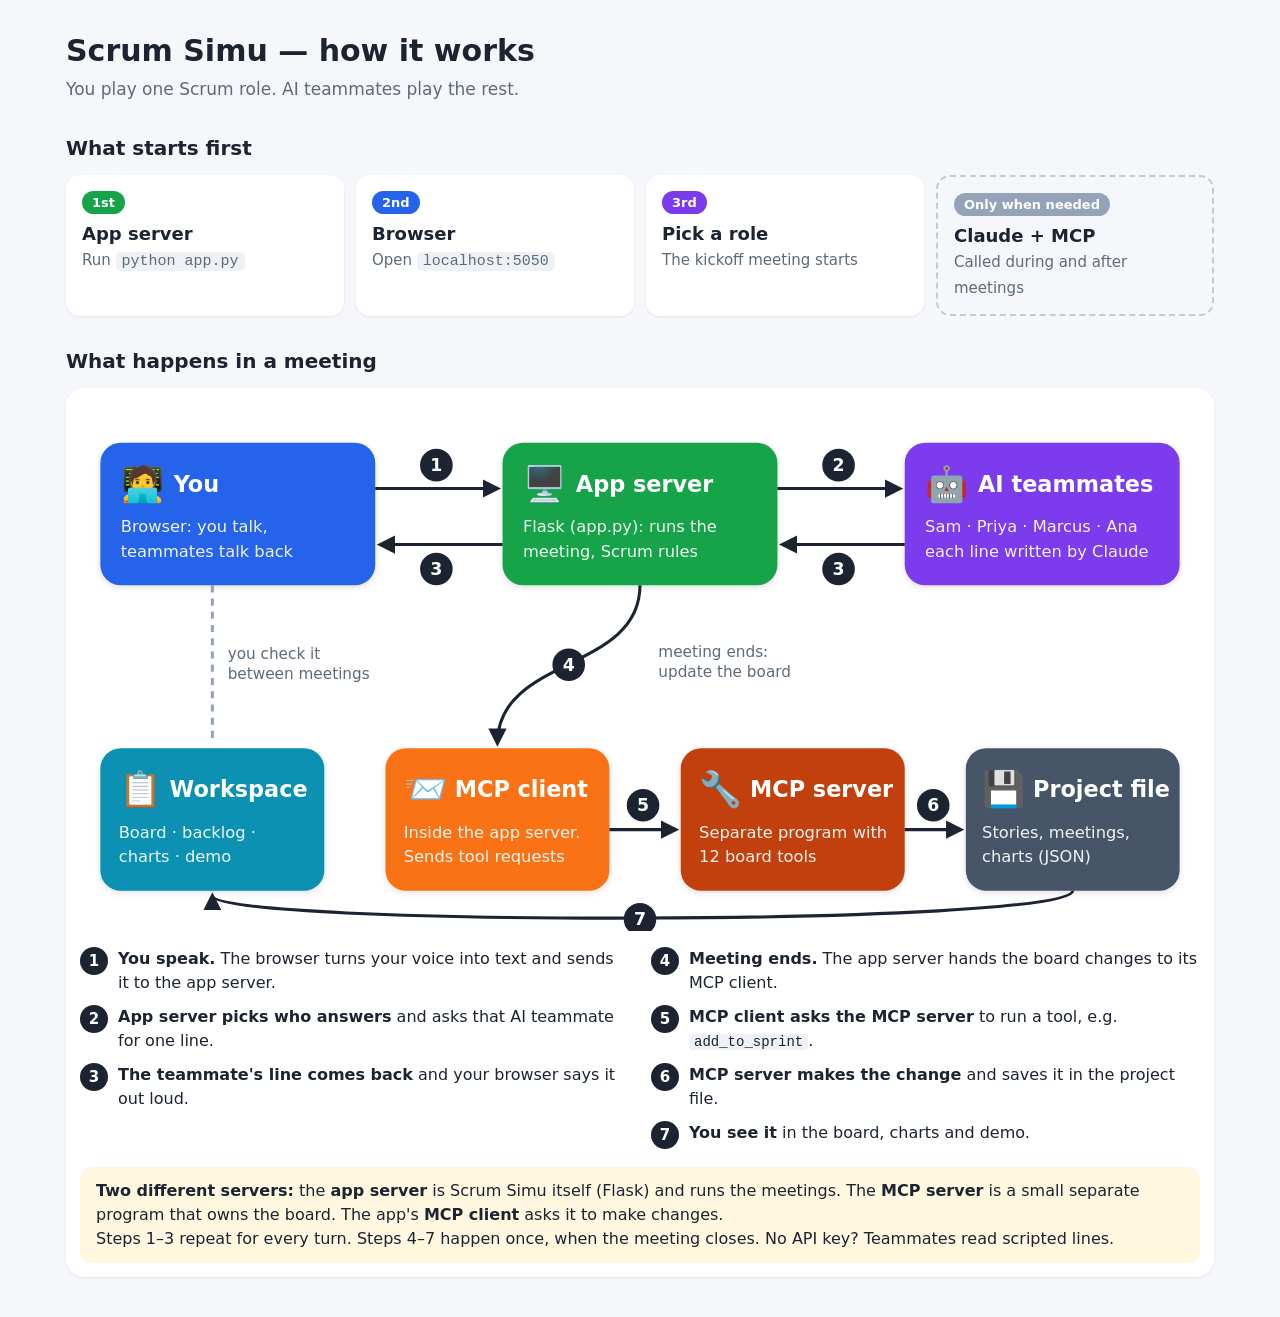
<file: architecture.html>
<!doctype html>
<html lang="en">
<head>
<meta charset="utf-8">
<meta name="viewport" content="width=device-width, initial-scale=1">
<title>Scrum Simu Architecture</title>
<style>
  :root { color-scheme: light; --ink: #1b2430; --muted: #5d6b78; }
  * { box-sizing: border-box; }
  body { margin: 0; background: #f6f7fb; color: var(--ink);
         font: 17px/1.5 system-ui, -apple-system, "Segoe UI", sans-serif; }
  main { max-width: 1180px; margin: 0 auto; padding: 28px 16px 40px; }
  h1 { font-size: 30px; margin: 0 0 4px; }
  .sub { color: var(--muted); margin: 0 0 22px; }
  h2 { font-size: 20px; margin: 30px 0 12px; }

  /* start order */
  .start { display: grid; grid-template-columns: repeat(4, 1fr); gap: 12px; }
  .s { background: #fff; border-radius: 14px; padding: 14px 16px; box-shadow: 0 1px 3px rgba(0,0,0,.08); }
  .s .k { font-size: 13px; font-weight: 700; color: #fff; display: inline-block; padding: 2px 10px;
          border-radius: 20px; margin-bottom: 6px; }
  .s b { display: block; font-size: 18px; }
  .s span { color: var(--muted); font-size: 15px; }
  .s code { background: #eef1f6; padding: 1px 6px; border-radius: 5px; font-size: 15px; }
  .later { border: 2px dashed #c3cad6; box-shadow: none; background: transparent; }

  /* diagram */
  .card { background: #fff; border-radius: 18px; padding: 14px; box-shadow: 0 1px 3px rgba(0,0,0,.08); }
  svg { width: 100%; height: auto; display: block; }
  .steps { list-style: none; padding: 0; margin: 16px 0 0; display: grid;
           grid-template-columns: 1fr 1fr; gap: 10px 22px; }
  .steps code { background: #eef1f6; padding: 0 5px; border-radius: 4px; font-size: 14px; }
  .steps li:empty { display: none; }
  @media (min-width: 761px) { .steps li:empty { display: block; } }
  .steps li { display: flex; gap: 10px; align-items: flex-start; font-size: 16px; }
  .steps i { font-style: normal; flex: none; width: 28px; height: 28px; border-radius: 50%; background: var(--ink);
             color: #fff; display: grid; place-items: center; font-weight: 700; font-size: 15px; }
  .note { margin-top: 18px; background: #fff7e0; border-radius: 12px; padding: 12px 16px; font-size: 16px; }

  @media (max-width: 760px) {
    .start { grid-template-columns: 1fr 1fr; }
    .steps { grid-template-columns: 1fr; }
    h1 { font-size: 24px; }
  }
</style>
</head>
<body>
<main>
  <h1>Scrum Simu — how it works</h1>
  <p class="sub">You play one Scrum role. AI teammates play the rest.</p>

  <h2>What starts first</h2>
  <div class="start">
    <div class="s"><span class="k" style="background:#16a34a">1st</span><b>App server</b><span>Run <code>python app.py</code></span></div>
    <div class="s"><span class="k" style="background:#2563eb">2nd</span><b>Browser</b><span>Open <code>localhost:5050</code></span></div>
    <div class="s"><span class="k" style="background:#7c3aed">3rd</span><b>Pick a role</b><span>The kickoff meeting starts</span></div>
    <div class="s later"><span class="k" style="background:#94a3b8">Only when needed</span><b>Claude + MCP</b><span>Called during and after meetings</span></div>
  </div>

  <h2>What happens in a meeting</h2>
  <div class="card">
    <svg viewBox="0 0 1100 520" role="img" aria-label="Scrum Simu block diagram">
      <defs>
        <marker id="a" viewBox="0 0 10 10" refX="8" refY="5" markerWidth="6" markerHeight="6" orient="auto">
          <path d="M0,0 L10,5 L0,10 z" fill="#1b2430"/>
        </marker>
        <filter id="sh" x="-10%" y="-10%" width="120%" height="130%">
          <feDropShadow dx="0" dy="2" stdDeviation="3" flood-opacity=".12"/>
        </filter>
      </defs>
      <style>
        .box { filter: url(#sh); }
        .t { font: 700 22px system-ui, sans-serif; fill: #fff; }
        .d { font: 16px system-ui, sans-serif; fill: #fff; opacity: .92; }
        .e { font: 34px system-ui, "Apple Color Emoji", "Segoe UI Emoji", sans-serif; }
        .line { stroke: #1b2430; stroke-width: 3; fill: none; marker-end: url(#a); }
        .num { fill: #1b2430; }
        .nt { font: 700 17px system-ui, sans-serif; fill: #fff; }
        .lab { font: 15px system-ui, sans-serif; fill: #5d6b78; }
      </style>

      <!-- Row 1 -->
      <g class="box">
        <rect x="20" y="40" width="270" height="140" rx="20" fill="#2563eb"/>
        <text class="e" x="40" y="92">🧑‍💻</text>
        <text class="t" x="92" y="88">You</text>
        <text class="d" x="40" y="128">Browser: you talk,</text>
        <text class="d" x="40" y="152">teammates talk back</text>
      </g>
      <g class="box">
        <rect x="415" y="40" width="270" height="140" rx="20" fill="#16a34a"/>
        <text class="e" x="435" y="92">🖥️</text>
        <text class="t" x="487" y="88">App server</text>
        <text class="d" x="435" y="128">Flask (app.py): runs the</text>
        <text class="d" x="435" y="152">meeting, Scrum rules</text>
      </g>
      <g class="box">
        <rect x="810" y="40" width="270" height="140" rx="20" fill="#7c3aed"/>
        <text class="e" x="830" y="92">🤖</text>
        <text class="t" x="882" y="88">AI teammates</text>
        <text class="d" x="830" y="128">Sam · Priya · Marcus · Ana</text>
        <text class="d" x="830" y="152">each line written by Claude</text>
      </g>

      <!-- Row 2 -->
      <g class="box">
        <rect x="20" y="340" width="220" height="140" rx="20" fill="#0891b2"/>
        <text class="e" x="38" y="392">📋</text>
        <text class="t" x="88" y="388">Workspace</text>
        <text class="d" x="38" y="428">Board · backlog ·</text>
        <text class="d" x="38" y="452">charts · demo</text>
      </g>
      <g class="box">
        <rect x="300" y="340" width="220" height="140" rx="20" fill="#f97316"/>
        <text class="e" x="318" y="392">📨</text>
        <text class="t" x="368" y="388">MCP client</text>
        <text class="d" x="318" y="428">Inside the app server.</text>
        <text class="d" x="318" y="452">Sends tool requests</text>
      </g>
      <g class="box">
        <rect x="590" y="340" width="220" height="140" rx="20" fill="#c2410c"/>
        <text class="e" x="608" y="392">🔧</text>
        <text class="t" x="658" y="388">MCP server</text>
        <text class="d" x="608" y="428">Separate program with</text>
        <text class="d" x="608" y="452">12 board tools</text>
      </g>
      <g class="box">
        <rect x="870" y="340" width="210" height="140" rx="20" fill="#475569"/>
        <text class="e" x="886" y="392">💾</text>
        <text class="t" x="936" y="388">Project file</text>
        <text class="d" x="886" y="428">Stories, meetings,</text>
        <text class="d" x="886" y="452">charts (JSON)</text>
      </g>

      <!-- 1: you -> server -->
      <path class="line" d="M290,85 L410,85"/>
      <circle class="num" cx="350" cy="62" r="16"/><text class="nt" x="350" y="68" text-anchor="middle">1</text>
      <!-- 2: server -> AI -->
      <path class="line" d="M685,85 L805,85"/>
      <circle class="num" cx="745" cy="62" r="16"/><text class="nt" x="745" y="68" text-anchor="middle">2</text>
      <!-- 3: reply back -->
      <path class="line" d="M810,140 L690,140"/>
      <path class="line" d="M415,140 L295,140"/>
      <circle class="num" cx="745" cy="164" r="16"/><text class="nt" x="745" y="170" text-anchor="middle">3</text>
      <circle class="num" cx="350" cy="164" r="16"/><text class="nt" x="350" y="170" text-anchor="middle">3</text>
      <!-- 4: app server -> MCP client -->
      <path class="line" d="M550,180 C550,265 410,250 410,335"/>
      <circle class="num" cx="480" cy="258" r="16"/><text class="nt" x="480" y="264" text-anchor="middle">4</text>
      <text class="lab" x="568" y="250">meeting ends:</text>
      <text class="lab" x="568" y="270">update the board</text>
      <!-- 5: client -> MCP server -->
      <path class="line" d="M520,420 L585,420"/>
      <circle class="num" cx="553" cy="396" r="16"/><text class="nt" x="553" y="402" text-anchor="middle">5</text>
      <!-- 6: MCP server -> file -->
      <path class="line" d="M810,420 L865,420"/>
      <circle class="num" cx="838" cy="396" r="16"/><text class="nt" x="838" y="402" text-anchor="middle">6</text>
      <!-- 7: file -> workspace -->
      <path class="line" d="M975,480 C975,515 130,515 130,485"/>
      <circle class="num" cx="550" cy="508" r="16"/><text class="nt" x="550" y="514" text-anchor="middle">7</text>
      <!-- you look at workspace -->
      <path d="M130,180 L130,335" stroke="#94a3b8" stroke-width="3" stroke-dasharray="7 6" fill="none"/>
      <text class="lab" x="145" y="252">you check it</text>
      <text class="lab" x="145" y="272">between meetings</text>
    </svg>

    <ol class="steps">
      <li><i>1</i><span><b>You speak.</b> The browser turns your voice into text and sends it to the app server.</span></li>
      <li><i>4</i><span><b>Meeting ends.</b> The app server hands the board changes to its MCP client.</span></li>
      <li><i>2</i><span><b>App server picks who answers</b> and asks that AI teammate for one line.</span></li>
      <li><i>5</i><span><b>MCP client asks the MCP server</b> to run a tool, e.g. <code>add_to_sprint</code>.</span></li>
      <li><i>3</i><span><b>The teammate's line comes back</b> and your browser says it out loud.</span></li>
      <li><i>6</i><span><b>MCP server makes the change</b> and saves it in the project file.</span></li>
      <li></li>
      <li><i>7</i><span><b>You see it</b> in the board, charts and demo.</span></li>
    </ol>

    <div class="note"><b>Two different servers:</b> the <b>app server</b> is Scrum Simu itself (Flask) and runs the meetings.
      The <b>MCP server</b> is a small separate program that owns the board. The app's <b>MCP client</b> asks it to make changes.<br>
      Steps 1–3 repeat for every turn. Steps 4–7 happen once, when the meeting closes. No API key? Teammates read scripted lines.</div>
  </div>
</main>
</body>
</html>
</file>
